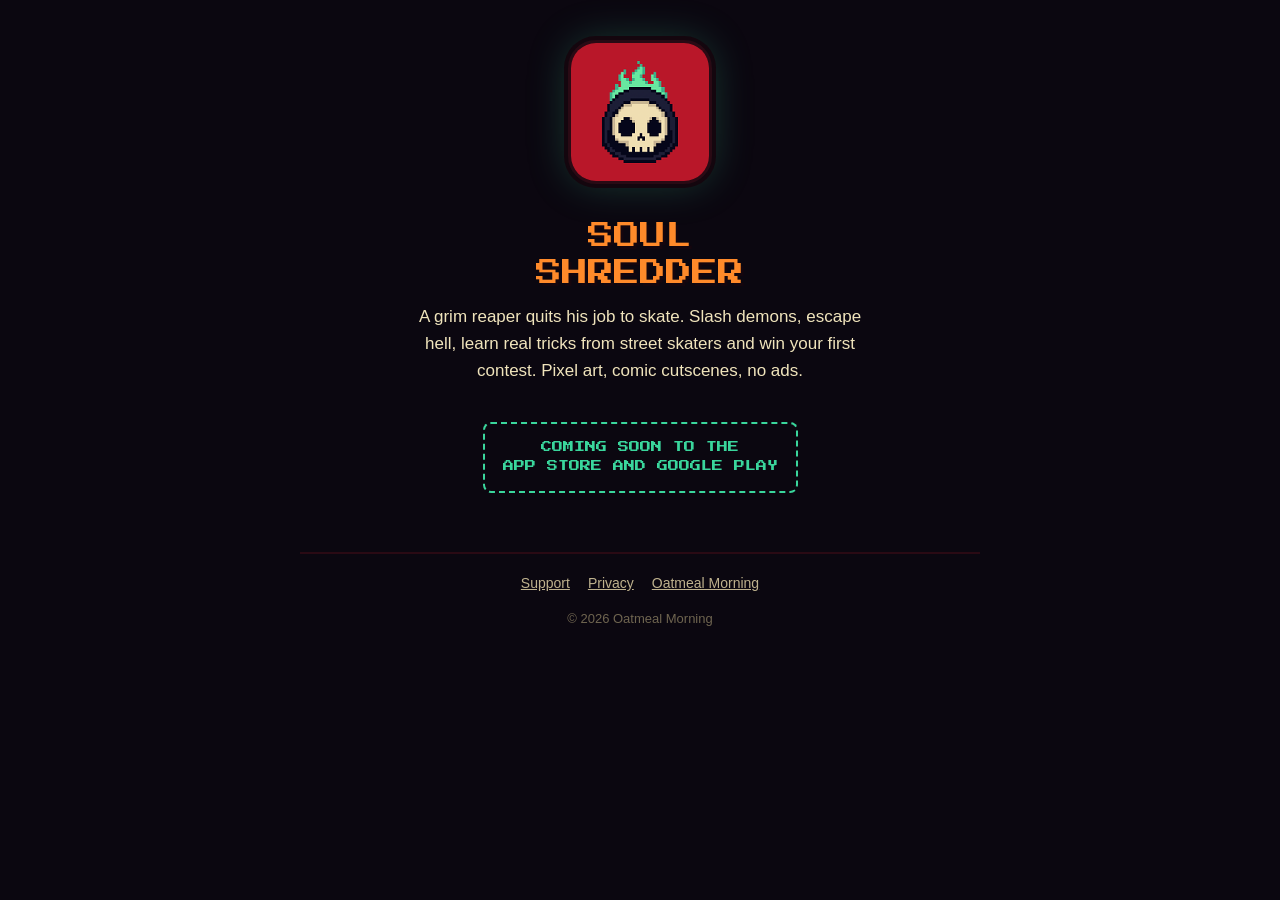
<file: docs/index.html>
<!doctype html>
<html lang="en">
<head>
<meta charset="utf-8">
<meta name="viewport" content="width=device-width, initial-scale=1, viewport-fit=cover">
<meta name="theme-color" content="#0b0710">
<title>Soul Shredder: a grim reaper quits his job to skate</title>
<meta name="description" content="A grim reaper quits his job to skate. Escape hell, shred the earth. Coming soon to the App Store and Google Play.">
<meta property="og:type" content="website">
<meta property="og:title" content="Soul Shredder">
<meta property="og:description" content="A grim reaper quits his job to skate. Escape hell. Shred the earth.">
<meta property="og:url" content="https://soulshredder.oatmealmorning.com/">
<link rel="canonical" href="https://soulshredder.oatmealmorning.com/">
<meta property="og:image" content="https://soulshredder.oatmealmorning.com/preview.jpg">
<meta property="og:image:width" content="1200">
<meta property="og:image:height" content="630">
<meta name="twitter:card" content="summary_large_image">
<link rel="icon" href="/favicon.png">
<link rel="apple-touch-icon" href="/apple-touch-icon.png">
<link rel="stylesheet" href="/site.css">
<style>
.get{text-align:center;padding:24px 0 8px}
.get .icon{width:144px;height:144px;border-radius:28px;image-rendering:pixelated;border:3px solid var(--line);box-shadow:0 0 0 4px #14060e,0 0 40px rgba(58,214,156,.25)}
.get h1{font-size:26px;margin:26px 0 12px}
.get .line{max-width:460px;margin:0 auto 26px;color:var(--ink)}
.soon{display:inline-block;font:11px/1.8 'Press Start 2P',monospace;color:var(--mint);border:2px dashed var(--mint);border-radius:8px;padding:14px 18px;max-width:420px}
.badges{display:flex;flex-wrap:wrap;gap:14px;justify-content:center;margin-top:18px}
.badges img{height:56px;width:auto}
</style>
</head>
<body>
<div class="page">
  <div class="get">
    <img class="icon" src="/apple-touch-icon.png" alt="Soul Shredder icon: a grinning skull in a hood with mint soul-fire">
    <h1>SOUL<br>SHREDDER</h1>
    <p class="line">A grim reaper quits his job to skate. Slash demons, escape hell, learn real tricks from street skaters and win your first contest. Pixel art, comic cutscenes, no ads.</p>
    <!-- Store badges go here once each store listing is public (Play: after production access; App Store: once live). -->
    <p class="soon">COMING SOON TO THE<br>APP STORE AND GOOGLE PLAY</p>
  </div>

  <footer>
    <a href="/support/">Support</a>
    <a href="/privacy/">Privacy</a>
    <a href="https://oatmealmorning.com/">Oatmeal Morning</a>
  </footer>
  <p class="copy">© 2026 Oatmeal Morning</p>
</div>
<script>
/* ---- analytics (PostHog, cookieless, no autocapture, no recordings, no ID) — same project and key as the game ---- */
const PH_KEY = 'phc_qo4wiAUHZxUNwLi2nGGmHVEUX4cZxUcMNEMy5vxG6jBW';
if (PH_KEY) {
  !function(t,e){var o,n,p,r;e.__SV||(window.posthog=e,e._i=[],e.init=function(i,s,a){function g(t,e){var o=e.split(".");2==o.length&&(t=t[o[0]],e=o[1]),t[e]=function(){t.push([e].concat(Array.prototype.slice.call(arguments,0)))}}(p=t.createElement("script")).type="text/javascript",p.crossOrigin="anonymous",p.async=!0,p.src=s.api_host.replace(".i.posthog.com","-assets.i.posthog.com")+"/static/array.js",(r=t.getElementsByTagName("script")[0]).parentNode.insertBefore(p,r);var u=e;for(void 0!==a?u=e[a]=[]:a="posthog",u.people=u.people||[],u.toString=function(t){var e="posthog";return"posthog"!==a&&(e+="."+a),t||(e+=" (stub)"),e},u.people.toString=function(){return u.toString(1)+".people (stub)"},o="init capture register register_once unregister opt_out_capturing has_opted_out_capturing opt_in_capturing reset isFeatureEnabled onFeatureFlags getFeatureFlag getFeatureFlagPayload reloadFeatureFlags group identify setPersonProperties alias".split(" "),n=0;n<o.length;n++)g(u,o[n]);e._i.push([i,s,a])},e.__SV=1)}(document,window.posthog||[]);
  posthog.init(PH_KEY, { api_host: 'https://us.i.posthog.com', persistence: 'memory', capture_pageview: true, autocapture: false, disable_session_recording: true });
  posthog.register({ app: 'soulshredder', page: 'home', platform: 'web' });
  try { if (location.search.indexOf('tester=1') > -1) localStorage.setItem('om-tester', '1'); if (localStorage.getItem('om-tester') === '1') posthog.register({ is_internal: true }); } catch (e) {}
}
</script>
</body>
</html>
</file>
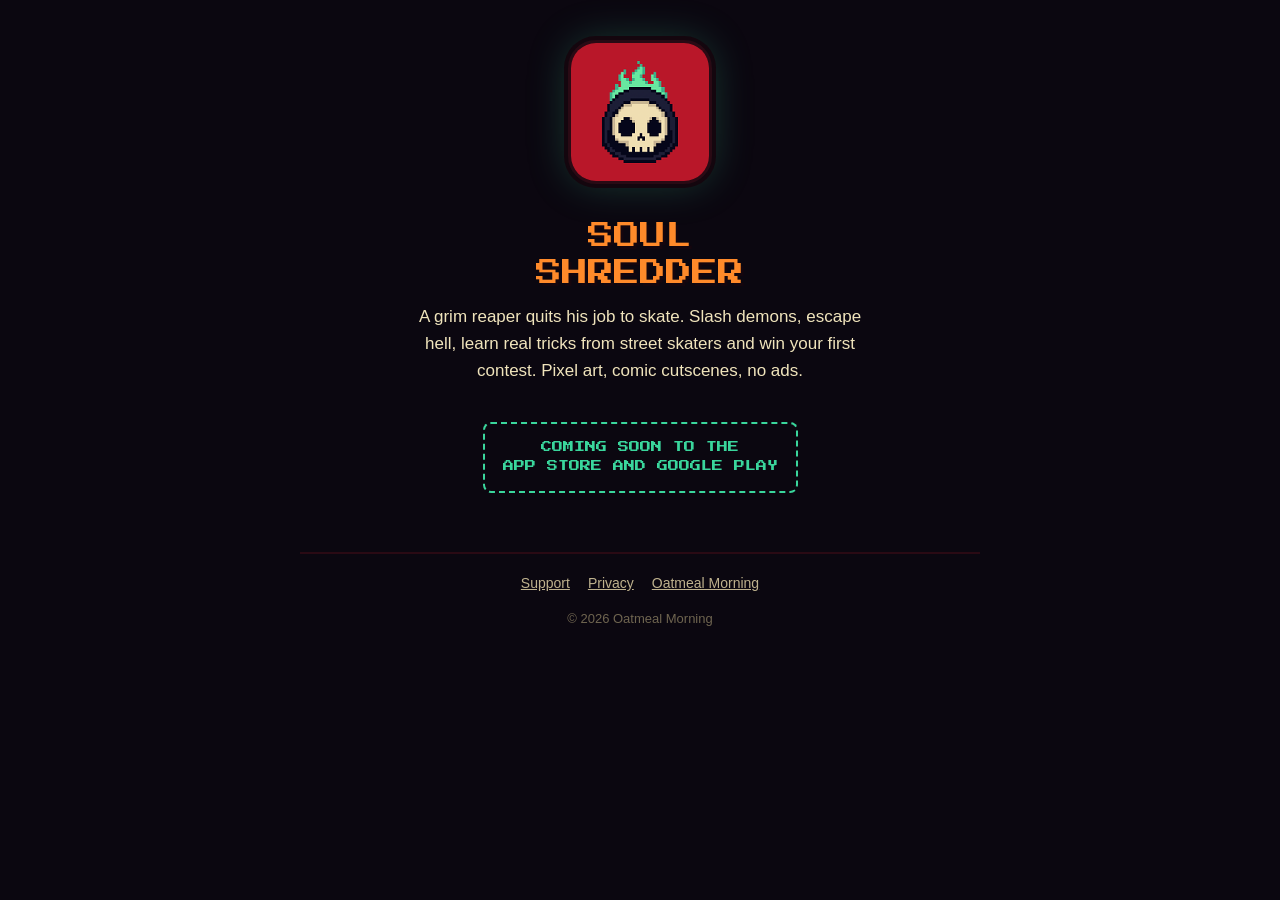
<file: get/index.html>
<!doctype html>
<html lang="en">
<head>
<meta charset="utf-8">
<meta name="viewport" content="width=device-width, initial-scale=1, viewport-fit=cover">
<meta name="theme-color" content="#0b0710">
<title>Get Soul Shredder</title>
<meta name="description" content="A grim reaper quits his job to skate. Escape hell, shred the earth. Coming soon to the App Store and Google Play.">
<meta property="og:type" content="website">
<meta property="og:title" content="Soul Shredder">
<meta property="og:description" content="A grim reaper quits his job to skate. Escape hell. Shred the earth.">
<meta property="og:url" content="https://soulshredder.oatmealmorning.com/get/">
<meta property="og:image" content="https://soulshredder.oatmealmorning.com/preview.jpg">
<meta property="og:image:width" content="1200">
<meta property="og:image:height" content="630">
<meta name="twitter:card" content="summary_large_image">
<link rel="icon" href="/favicon.png">
<link rel="apple-touch-icon" href="/apple-touch-icon.png">
<link rel="stylesheet" href="/site.css">
<style>
.get{text-align:center;padding:24px 0 8px}
.get .icon{width:144px;height:144px;border-radius:28px;image-rendering:pixelated;border:3px solid var(--line);box-shadow:0 0 0 4px #14060e,0 0 40px rgba(58,214,156,.25)}
.get h1{font-size:26px;margin:26px 0 12px}
.get .line{max-width:460px;margin:0 auto 26px;color:var(--ink)}
.soon{display:inline-block;font:11px/1.8 'Press Start 2P',monospace;color:var(--mint);border:2px dashed var(--mint);border-radius:8px;padding:14px 18px;max-width:420px}
.badges{display:flex;flex-wrap:wrap;gap:14px;justify-content:center;margin-top:18px}
.badges img{height:56px;width:auto}
</style>
</head>
<body>
<div class="page">
  <div class="get">
    <img class="icon" src="/apple-touch-icon.png" alt="Soul Shredder icon: a grinning skull in a hood with mint soul-fire">
    <h1>SOUL<br>SHREDDER</h1>
    <p class="line">A grim reaper quits his job to skate. Slash demons, escape hell, learn real tricks from street skaters and win your first contest. Pixel art, comic cutscenes, no ads.</p>
    <!-- Store badges go here once each store listing is public (Play: after production access; App Store: once live). -->
    <p class="soon">COMING SOON TO THE<br>APP STORE AND GOOGLE PLAY</p>
  </div>

  <footer>
    <a href="/support/">Support</a>
    <a href="/privacy/">Privacy</a>
    <a href="https://oatmealmorning.com/">Oatmeal Morning</a>
  </footer>
  <p class="copy">© 2026 Oatmeal Morning</p>
</div>
</body>
</html>
</file>
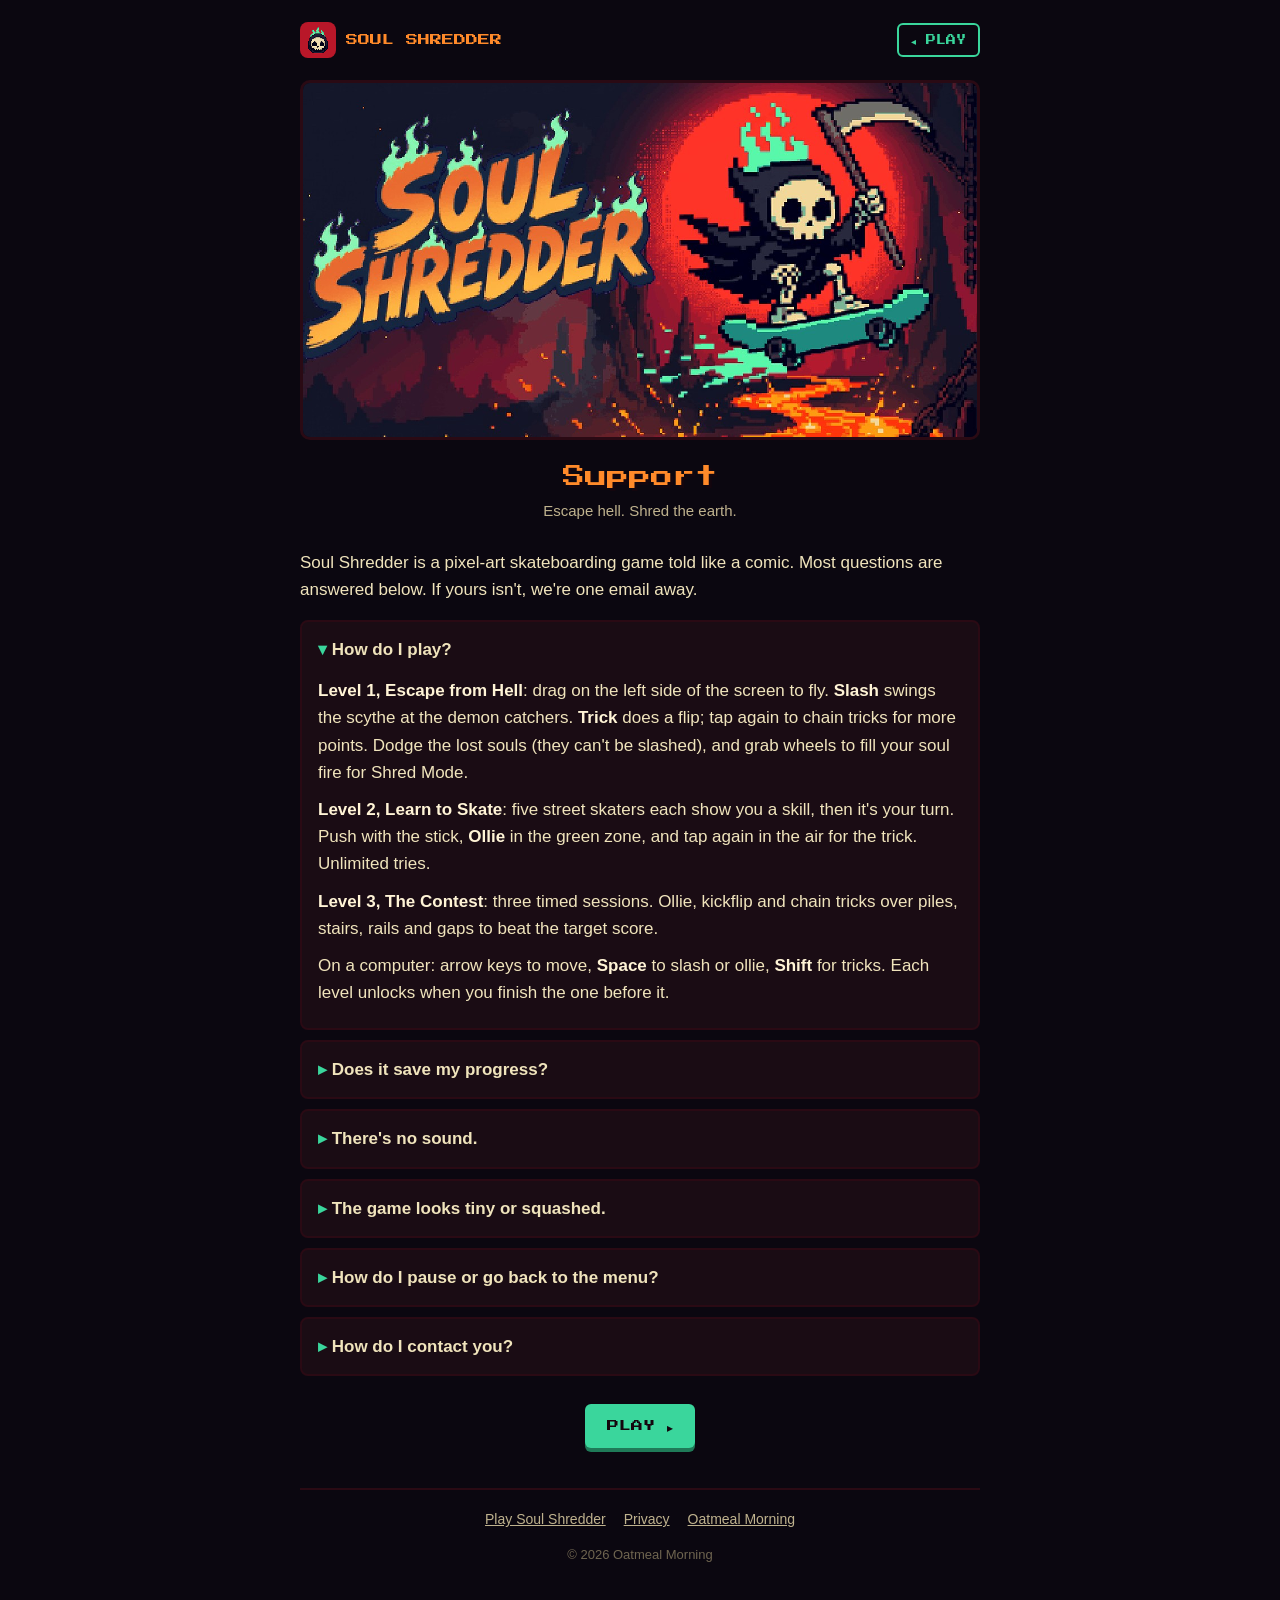
<file: support/index.html>
<!doctype html>
<html lang="en">
<head>
<meta charset="utf-8">
<meta name="viewport" content="width=device-width, initial-scale=1, viewport-fit=cover">
<meta name="theme-color" content="#0b0710">
<title>Support – Soul Shredder</title>
<meta name="description" content="How to play Soul Shredder, answers to common questions, and how to reach us.">
<meta property="og:type" content="website">
<meta property="og:title" content="Support – Soul Shredder">
<meta property="og:description" content="How to play, common questions, and how to reach us.">
<meta property="og:url" content="https://soulshredder.oatmealmorning.com/support/">
<meta property="og:image" content="https://soulshredder.oatmealmorning.com/preview.jpg">
<link rel="icon" href="/favicon.png">
<link rel="stylesheet" href="/site.css">
</head>
<body>
<div class="page">
  <header class="top">
    <a class="brand" href="/" aria-label="Soul Shredder – play"><img src="/apple-touch-icon.png" alt="">SOUL SHREDDER</a>
    <a class="back" href="/">◂ PLAY</a>
  </header>

  <section class="hero">
    <img src="/preview.jpg" alt="Soul Shredder: a grim reaper on a skateboard escaping hell">
    <h1>Support</h1>
    <p class="sub">Escape hell. Shred the earth.</p>
  </section>

  <p>Soul Shredder is a pixel-art skateboarding game told like a comic. Most questions are answered below. If yours isn't, we're one email away.</p>

  <div class="faq">
    <details open>
      <summary>How do I play?</summary>
      <div class="body">
        <p><strong>Level 1, Escape from Hell</strong>: drag on the left side of the screen to fly. <strong>Slash</strong> swings the scythe at the demon catchers. <strong>Trick</strong> does a flip; tap again to chain tricks for more points. Dodge the lost souls (they can't be slashed), and grab wheels to fill your soul fire for Shred Mode.</p>
        <p><strong>Level 2, Learn to Skate</strong>: five street skaters each show you a skill, then it's your turn. Push with the stick, <strong>Ollie</strong> in the green zone, and tap again in the air for the trick. Unlimited tries.</p>
        <p><strong>Level 3, The Contest</strong>: three timed sessions. Ollie, kickflip and chain tricks over piles, stairs, rails and gaps to beat the target score.</p>
        <p>On a computer: arrow keys to move, <strong>Space</strong> to slash or ollie, <strong>Shift</strong> for tricks. Each level unlocks when you finish the one before it.</p>
      </div>
    </details>

    <details>
      <summary>Does it save my progress?</summary>
      <div class="body">
        <p>Yes, on your own device only: which levels you've finished, your best Level 1 score and your sound setting. There are no accounts, so clearing your browser data (or deleting the app) resets everything.</p>
      </div>
    </details>

    <details>
      <summary>There's no sound.</summary>
      <div class="body">
        <p>Check the sound button on the title screen. Phones won't play audio until you tap something, so sound starts after your first tap. The game plays sound even when your phone is on silent; use the game's sound button to turn it off. If it's still quiet, turn up your phone's volume.</p>
      </div>
    </details>

    <details>
      <summary>The game looks tiny or squashed.</summary>
      <div class="body">
        <p>Soul Shredder plays in landscape, so turn your phone sideways. For the biggest screen in a browser, add it to your home screen (Share &rarr; Add to Home Screen) so the browser bar disappears.</p>
      </div>
    </details>

    <details>
      <summary>How do I pause or go back to the menu?</summary>
      <div class="body">
        <p>Tap the pause button at the top of the screen. From there you can resume, go back to the menu, or share the game. The game also pauses by itself when you leave it.</p>
      </div>
    </details>

    <details>
      <summary>How do I contact you?</summary>
      <div class="body">
        <p>Email <a href="mailto:support@oatmealmorning.com">support@oatmealmorning.com</a>. We're a two-person studio, so you'll get a real person, usually within a few days. Bugs, high scores and trick ideas all welcome.</p>
      </div>
    </details>
  </div>

  <p style="margin-top:28px;text-align:center"><a class="btn" href="/">PLAY ▸</a></p>

  <footer>
    <a href="/">Play Soul Shredder</a>
    <a href="/privacy/">Privacy</a>
    <a href="https://oatmealmorning.com/">Oatmeal Morning</a>
  </footer>
  <p class="copy">© 2026 Oatmeal Morning</p>
</div>
</body>
</html>
</file>
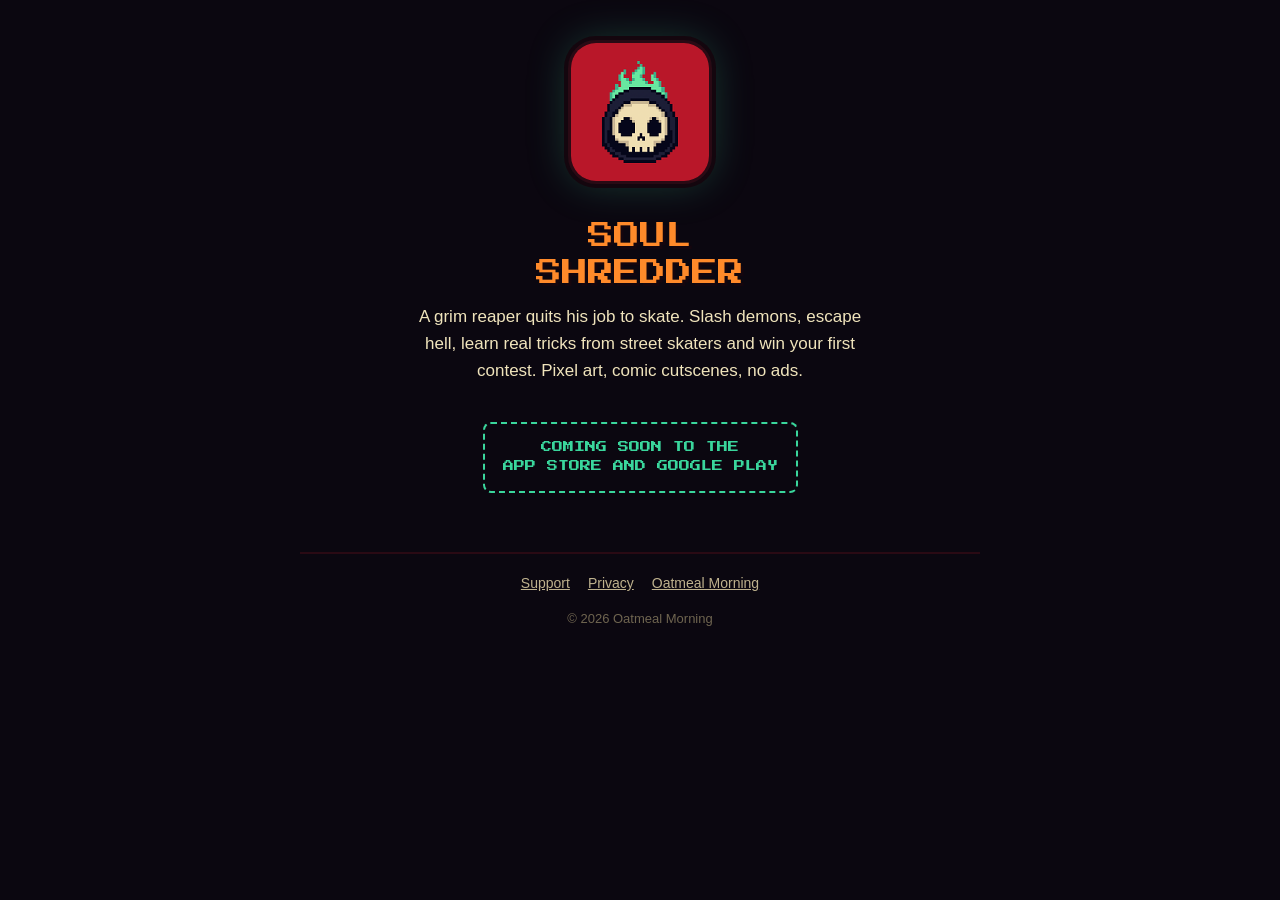
<file: docs/get/index.html>
<!doctype html>
<html lang="en">
<head>
<meta charset="utf-8">
<meta name="viewport" content="width=device-width, initial-scale=1, viewport-fit=cover">
<meta name="theme-color" content="#0b0710">
<title>Get Soul Shredder</title>
<meta name="description" content="A grim reaper quits his job to skate. Escape hell, shred the earth. Coming soon to the App Store and Google Play.">
<meta property="og:type" content="website">
<meta property="og:title" content="Soul Shredder">
<meta property="og:description" content="A grim reaper quits his job to skate. Escape hell. Shred the earth.">
<meta property="og:url" content="https://soulshredder.oatmealmorning.com/get/">
<meta property="og:image" content="https://soulshredder.oatmealmorning.com/preview.jpg">
<meta property="og:image:width" content="1200">
<meta property="og:image:height" content="630">
<meta name="twitter:card" content="summary_large_image">
<link rel="icon" href="/favicon.png">
<link rel="apple-touch-icon" href="/apple-touch-icon.png">
<link rel="stylesheet" href="/site.css">
<style>
.get{text-align:center;padding:24px 0 8px}
.get .icon{width:144px;height:144px;border-radius:28px;image-rendering:pixelated;border:3px solid var(--line);box-shadow:0 0 0 4px #14060e,0 0 40px rgba(58,214,156,.25)}
.get h1{font-size:26px;margin:26px 0 12px}
.get .line{max-width:460px;margin:0 auto 26px;color:var(--ink)}
.soon{display:inline-block;font:11px/1.8 'Press Start 2P',monospace;color:var(--mint);border:2px dashed var(--mint);border-radius:8px;padding:14px 18px;max-width:420px}
.badges{display:flex;flex-wrap:wrap;gap:14px;justify-content:center;margin-top:18px}
.badges img{height:56px;width:auto}
</style>
</head>
<body>
<div class="page">
  <div class="get">
    <img class="icon" src="/apple-touch-icon.png" alt="Soul Shredder icon: a grinning skull in a hood with mint soul-fire">
    <h1>SOUL<br>SHREDDER</h1>
    <p class="line">A grim reaper quits his job to skate. Slash demons, escape hell, learn real tricks from street skaters and win your first contest. Pixel art, comic cutscenes, no ads.</p>
    <!-- Store badges go here once each store listing is public (Play: after production access; App Store: once live). -->
    <p class="soon">COMING SOON TO THE<br>APP STORE AND GOOGLE PLAY</p>
  </div>

  <footer>
    <a href="/support/">Support</a>
    <a href="/privacy/">Privacy</a>
    <a href="https://oatmealmorning.com/">Oatmeal Morning</a>
  </footer>
  <p class="copy">© 2026 Oatmeal Morning</p>
</div>
<script>
/* ---- analytics (PostHog, cookieless, no autocapture, no recordings, no ID) — same project and key as the game ---- */
const PH_KEY = 'phc_qo4wiAUHZxUNwLi2nGGmHVEUX4cZxUcMNEMy5vxG6jBW';
if (PH_KEY) {
  !function(t,e){var o,n,p,r;e.__SV||(window.posthog=e,e._i=[],e.init=function(i,s,a){function g(t,e){var o=e.split(".");2==o.length&&(t=t[o[0]],e=o[1]),t[e]=function(){t.push([e].concat(Array.prototype.slice.call(arguments,0)))}}(p=t.createElement("script")).type="text/javascript",p.crossOrigin="anonymous",p.async=!0,p.src=s.api_host.replace(".i.posthog.com","-assets.i.posthog.com")+"/static/array.js",(r=t.getElementsByTagName("script")[0]).parentNode.insertBefore(p,r);var u=e;for(void 0!==a?u=e[a]=[]:a="posthog",u.people=u.people||[],u.toString=function(t){var e="posthog";return"posthog"!==a&&(e+="."+a),t||(e+=" (stub)"),e},u.people.toString=function(){return u.toString(1)+".people (stub)"},o="init capture register register_once unregister opt_out_capturing has_opted_out_capturing opt_in_capturing reset isFeatureEnabled onFeatureFlags getFeatureFlag getFeatureFlagPayload reloadFeatureFlags group identify setPersonProperties alias".split(" "),n=0;n<o.length;n++)g(u,o[n]);e._i.push([i,s,a])},e.__SV=1)}(document,window.posthog||[]);
  posthog.init(PH_KEY, { api_host: 'https://us.i.posthog.com', persistence: 'memory', capture_pageview: true, autocapture: false, disable_session_recording: true });
  posthog.register({ app: 'soulshredder', page: 'get', platform: 'web' });
  try { if (location.search.indexOf('tester=1') > -1) localStorage.setItem('om-tester', '1'); if (localStorage.getItem('om-tester') === '1') posthog.register({ is_internal: true }); } catch (e) {}
}
</script>
</body>
</html>
</file>
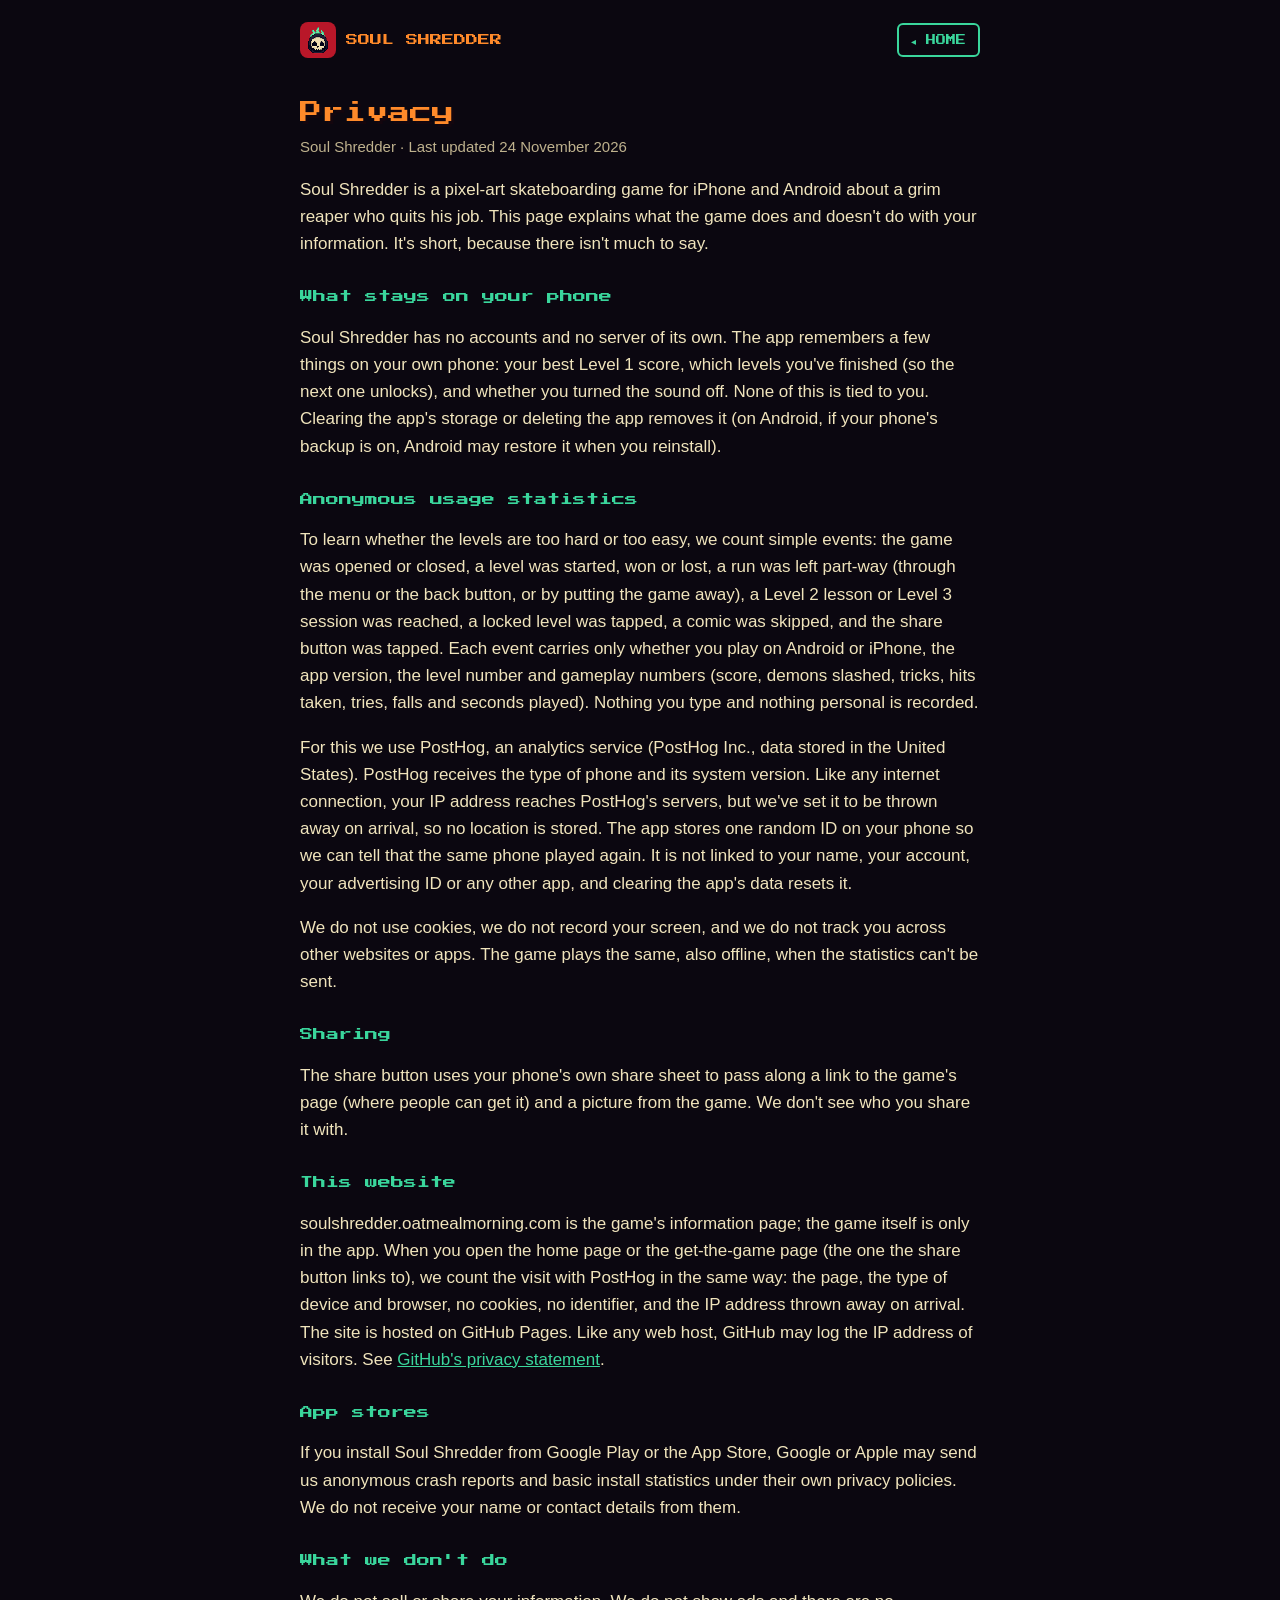
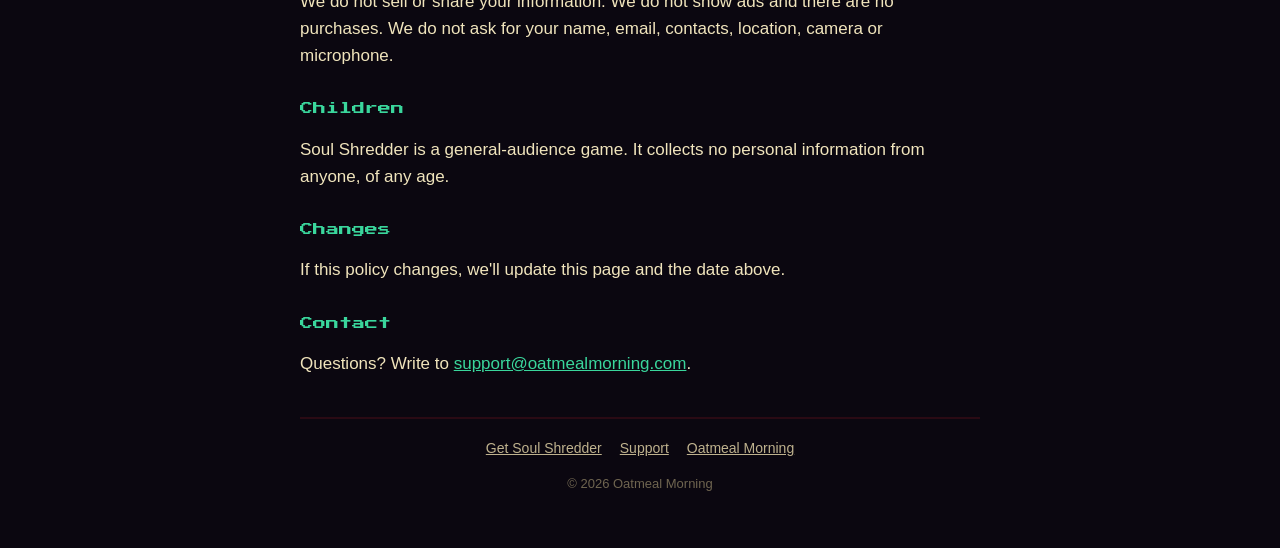
<file: docs/privacy/index.html>
<!doctype html>
<html lang="en">
<head>
<meta charset="utf-8">
<meta name="viewport" content="width=device-width, initial-scale=1, viewport-fit=cover">
<meta name="theme-color" content="#0b0710">
<title>Privacy Policy – Soul Shredder</title>
<meta name="description" content="What Soul Shredder does and doesn't do with your information. No accounts, no ads, no cookies.">
<meta property="og:type" content="website">
<meta property="og:title" content="Privacy Policy – Soul Shredder">
<meta property="og:description" content="No accounts, no ads, no cookies. Just a grim reaper on a skateboard.">
<meta property="og:url" content="https://soulshredder.oatmealmorning.com/privacy/">
<meta property="og:image" content="https://soulshredder.oatmealmorning.com/preview.jpg">
<link rel="icon" href="/favicon.png">
<link rel="stylesheet" href="/site.css">
</head>
<body>
<div class="page">
  <header class="top">
    <a class="brand" href="/" aria-label="Soul Shredder – home"><img src="/apple-touch-icon.png" alt="">SOUL SHREDDER</a>
    <a class="back" href="/">◂ HOME</a>
  </header>

  <h1>Privacy</h1>
  <p class="sub">Soul Shredder &middot; Last updated 24 November 2026</p>

  <p>Soul Shredder is a pixel-art skateboarding game for iPhone and Android about a grim reaper who quits his job. This page explains what the game does and doesn't do with your information. It's short, because there isn't much to say.</p>

  <h2>What stays on your phone</h2>
  <p>Soul Shredder has no accounts and no server of its own. The app remembers a few things on your own phone: your best Level 1 score, which levels you've finished (so the next one unlocks), and whether you turned the sound off. None of this is tied to you. Clearing the app's storage or deleting the app removes it (on Android, if your phone's backup is on, Android may restore it when you reinstall).</p>

  <h2>Anonymous usage statistics</h2>
  <p>To learn whether the levels are too hard or too easy, we count simple events: the game was opened or closed, a level was started, won or lost, a run was left part-way (through the menu or the back button, or by putting the game away), a Level 2 lesson or Level 3 session was reached, a locked level was tapped, a comic was skipped, and the share button was tapped. Each event carries only whether you play on Android or iPhone, the app version, the level number and gameplay numbers (score, demons slashed, tricks, hits taken, tries, falls and seconds played). Nothing you type and nothing personal is recorded.</p>
  <p>For this we use PostHog, an analytics service (PostHog Inc., data stored in the United States). PostHog receives the type of phone and its system version. Like any internet connection, your IP address reaches PostHog's servers, but we've set it to be thrown away on arrival, so no location is stored. The app stores one random ID on your phone so we can tell that the same phone played again. It is not linked to your name, your account, your advertising ID or any other app, and clearing the app's data resets it.</p>
  <p>We do not use cookies, we do not record your screen, and we do not track you across other websites or apps. The game plays the same, also offline, when the statistics can't be sent.</p>

  <h2>Sharing</h2>
  <p>The share button uses your phone's own share sheet to pass along a link to the game's page (where people can get it) and a picture from the game. We don't see who you share it with.</p>

  <h2>This website</h2>
  <p>soulshredder.oatmealmorning.com is the game's information page; the game itself is only in the app. When you open the home page or the get-the-game page (the one the share button links to), we count the visit with PostHog in the same way: the page, the type of device and browser, no cookies, no identifier, and the IP address thrown away on arrival. The site is hosted on GitHub Pages. Like any web host, GitHub may log the IP address of visitors. See <a href="https://docs.github.com/en/site-policy/privacy-policies/github-general-privacy-statement" rel="noopener">GitHub's privacy statement</a>.</p>

  <h2>App stores</h2>
  <p>If you install Soul Shredder from Google Play or the App Store, Google or Apple may send us anonymous crash reports and basic install statistics under their own privacy policies. We do not receive your name or contact details from them.</p>

  <h2>What we don't do</h2>
  <p>We do not sell or share your information. We do not show ads and there are no purchases. We do not ask for your name, email, contacts, location, camera or microphone.</p>

  <h2>Children</h2>
  <p>Soul Shredder is a general-audience game. It collects no personal information from anyone, of any age.</p>

  <h2>Changes</h2>
  <p>If this policy changes, we'll update this page and the date above.</p>

  <h2>Contact</h2>
  <p>Questions? Write to <a href="mailto:support@oatmealmorning.com">support@oatmealmorning.com</a>.</p>

  <footer>
    <a href="/">Get Soul Shredder</a>
    <a href="/support/">Support</a>
    <a href="https://oatmealmorning.com/">Oatmeal Morning</a>
  </footer>
  <p class="copy">© 2026 Oatmeal Morning</p>
</div>
</body>
</html>
</file>
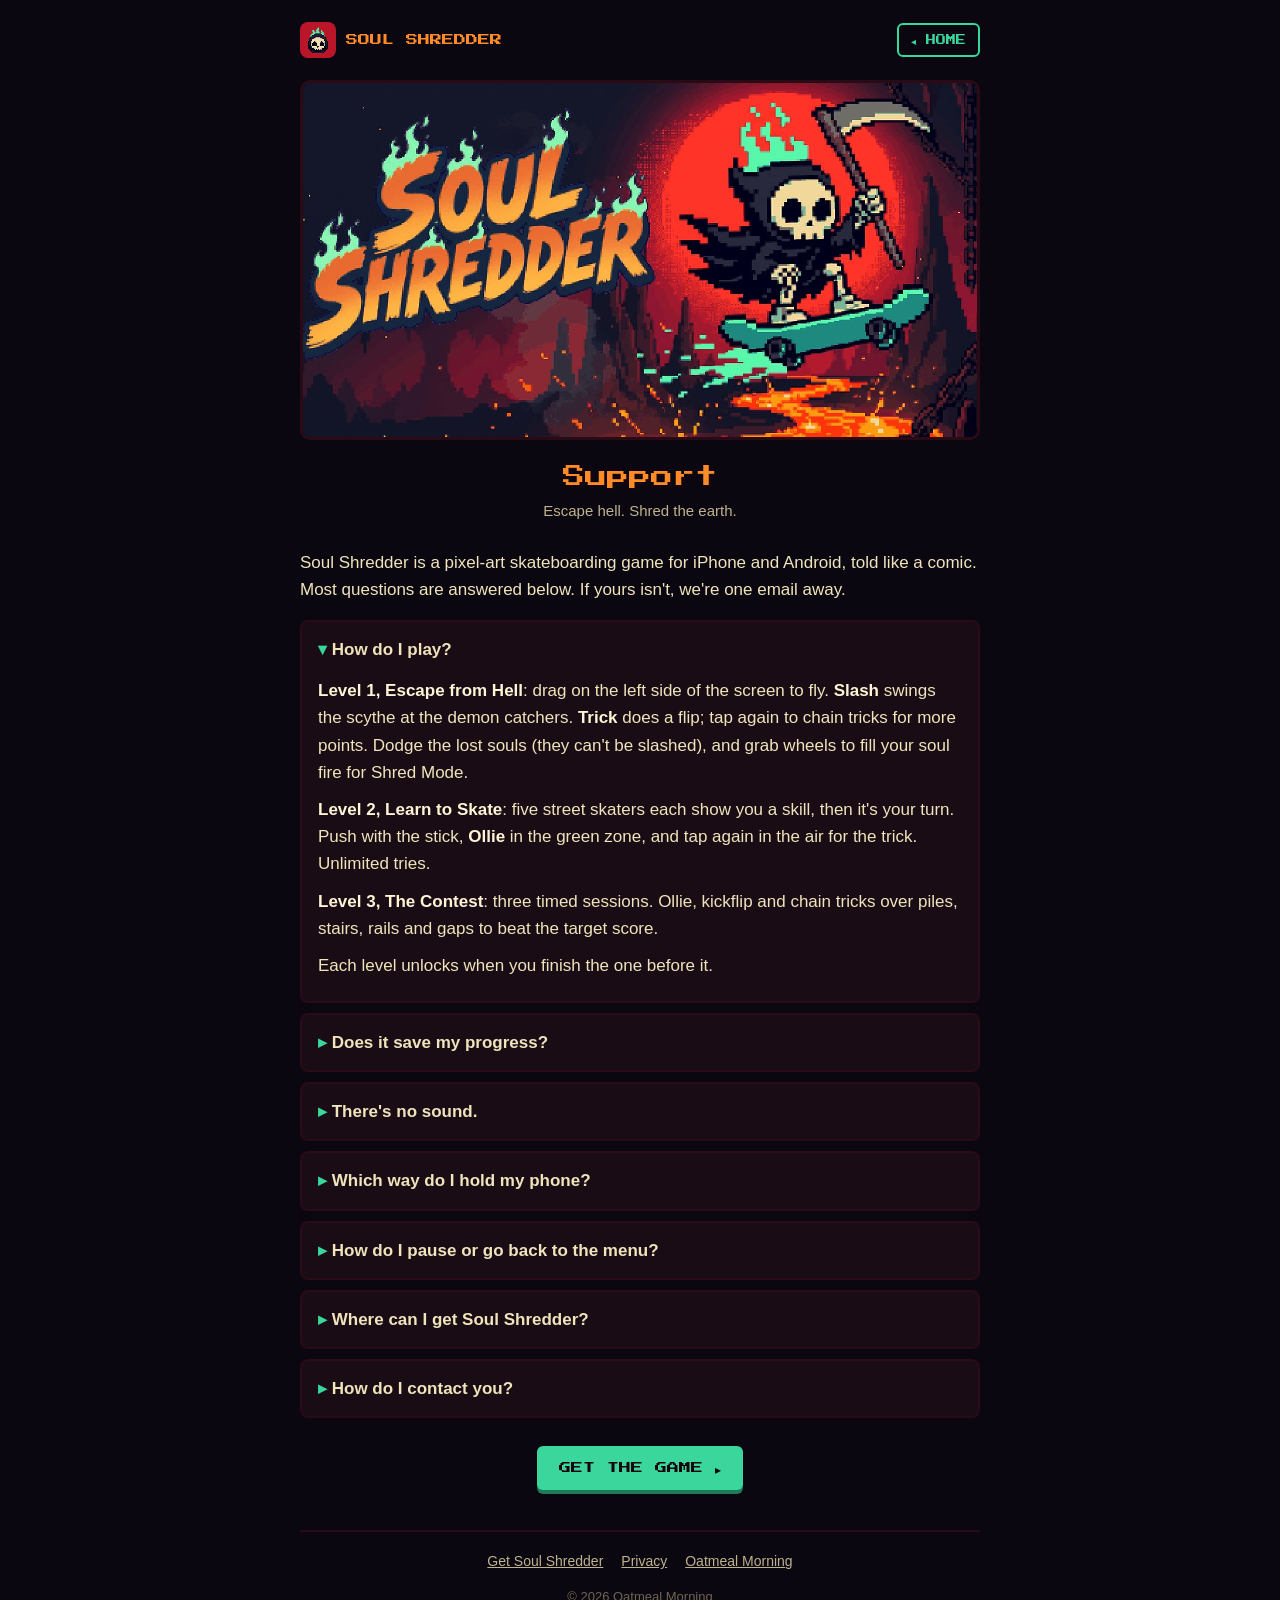
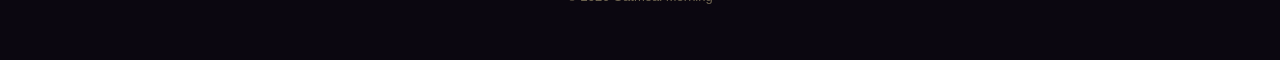
<file: docs/support/index.html>
<!doctype html>
<html lang="en">
<head>
<meta charset="utf-8">
<meta name="viewport" content="width=device-width, initial-scale=1, viewport-fit=cover">
<meta name="theme-color" content="#0b0710">
<title>Support – Soul Shredder</title>
<meta name="description" content="How to play Soul Shredder, answers to common questions, and how to reach us.">
<meta property="og:type" content="website">
<meta property="og:title" content="Support – Soul Shredder">
<meta property="og:description" content="How to play, common questions, and how to reach us.">
<meta property="og:url" content="https://soulshredder.oatmealmorning.com/support/">
<meta property="og:image" content="https://soulshredder.oatmealmorning.com/preview.jpg">
<link rel="icon" href="/favicon.png">
<link rel="stylesheet" href="/site.css">
</head>
<body>
<div class="page">
  <header class="top">
    <a class="brand" href="/" aria-label="Soul Shredder – home"><img src="/apple-touch-icon.png" alt="">SOUL SHREDDER</a>
    <a class="back" href="/">◂ HOME</a>
  </header>

  <section class="hero">
    <img src="/preview.jpg" alt="Soul Shredder: a grim reaper on a skateboard escaping hell">
    <h1>Support</h1>
    <p class="sub">Escape hell. Shred the earth.</p>
  </section>

  <p>Soul Shredder is a pixel-art skateboarding game for iPhone and Android, told like a comic. Most questions are answered below. If yours isn't, we're one email away.</p>

  <div class="faq">
    <details open>
      <summary>How do I play?</summary>
      <div class="body">
        <p><strong>Level 1, Escape from Hell</strong>: drag on the left side of the screen to fly. <strong>Slash</strong> swings the scythe at the demon catchers. <strong>Trick</strong> does a flip; tap again to chain tricks for more points. Dodge the lost souls (they can't be slashed), and grab wheels to fill your soul fire for Shred Mode.</p>
        <p><strong>Level 2, Learn to Skate</strong>: five street skaters each show you a skill, then it's your turn. Push with the stick, <strong>Ollie</strong> in the green zone, and tap again in the air for the trick. Unlimited tries.</p>
        <p><strong>Level 3, The Contest</strong>: three timed sessions. Ollie, kickflip and chain tricks over piles, stairs, rails and gaps to beat the target score.</p>
        <p>Each level unlocks when you finish the one before it.</p>
      </div>
    </details>

    <details>
      <summary>Does it save my progress?</summary>
      <div class="body">
        <p>Yes, on your own phone only: which levels you've finished, your best Level 1 score and your sound setting. There are no accounts, so clearing the app's storage or deleting the app resets everything (on Android, your phone's backup may bring it back when you reinstall).</p>
      </div>
    </details>

    <details>
      <summary>There's no sound.</summary>
      <div class="body">
        <p>Music starts on the title screen. If it's quiet, check the sound button on the title screen, then turn up your phone's volume. If the game shows TAP TO START, tap it once to start the sound. The game plays sound even when your phone is on silent; use the game's sound button to turn it off.</p>
      </div>
    </details>

    <details>
      <summary>Which way do I hold my phone?</summary>
      <div class="body">
        <p>Sideways. Soul Shredder plays in landscape only, and either sideways direction works.</p>
      </div>
    </details>

    <details>
      <summary>How do I pause or go back to the menu?</summary>
      <div class="body">
        <p>Tap the pause button at the top of the screen. From there you can resume, go back to the menu, or share the game. On Android, the back button pauses too. The game also pauses by itself when you leave it.</p>
      </div>
    </details>

    <details>
      <summary>Where can I get Soul Shredder?</summary>
      <div class="body">
        <p>Soul Shredder is coming soon to the App Store and Google Play. Our <a href="/">home page</a> shows the store buttons as soon as each store is live.</p>
      </div>
    </details>

    <details>
      <summary>How do I contact you?</summary>
      <div class="body">
        <p>Email <a href="mailto:support@oatmealmorning.com">support@oatmealmorning.com</a>. We're a two-person studio, so you'll get a real person, usually within a few days. Bugs, high scores and trick ideas all welcome.</p>
      </div>
    </details>
  </div>

  <p style="margin-top:28px;text-align:center"><a class="btn" href="/">GET THE GAME ▸</a></p>

  <footer>
    <a href="/">Get Soul Shredder</a>
    <a href="/privacy/">Privacy</a>
    <a href="https://oatmealmorning.com/">Oatmeal Morning</a>
  </footer>
  <p class="copy">© 2026 Oatmeal Morning</p>
</div>
</body>
</html>
</file>
<file: site.css>
/* Soul Shredder pages: the game's own look (hell-dark ground, bone text, mint soul-fire, orange title) */
@font-face{font-family:'Press Start 2P';font-style:normal;font-weight:400;font-display:swap;src:url(/press-start-2p.woff2) format('woff2')}
:root{--bg:#0b0710;--panel:#1a0c14;--line:#2a0a14;--ink:#f0e4bc;--mute:#bfb28e;--mint:#3ad69c;--orange:#ff8a2a;--red:#ff6a5a;color-scheme:dark}
*{box-sizing:border-box}
html{background:var(--bg)}
body{margin:0;background:var(--bg);color:var(--ink);font:17px/1.6 -apple-system,BlinkMacSystemFont,"Segoe UI",Roboto,Helvetica,Arial,sans-serif;-webkit-text-size-adjust:100%}
.page{max-width:720px;margin:0 auto;padding:max(16px,env(safe-area-inset-top)) max(20px,env(safe-area-inset-right)) max(40px,env(safe-area-inset-bottom)) max(20px,env(safe-area-inset-left))}
.top{display:flex;align-items:center;justify-content:space-between;padding:6px 0 18px}
.brand{display:flex;align-items:center;gap:10px;text-decoration:none;color:var(--orange);font:12px/1.2 'Press Start 2P',monospace}
.brand img{width:36px;height:36px;border-radius:8px;image-rendering:pixelated}
.back{color:var(--mint);text-decoration:none;font:10px/1 'Press Start 2P',monospace;padding:10px 12px;border:2px solid var(--mint);border-radius:6px}
.hero{text-align:center;margin:4px 0 26px}
.hero img{width:100%;border-radius:10px;border:3px solid var(--line);image-rendering:pixelated;display:block}
h1{font:22px/1.4 'Press Start 2P',monospace;color:var(--orange);margin:22px 0 6px;text-shadow:3px 3px 0 #14060e}
.sub{color:var(--mute);margin:0;font-size:15px}
h2{font:13px/1.5 'Press Start 2P',monospace;color:var(--mint);margin:30px 0 8px}
a{color:var(--mint)}
strong{color:#fff4d6}
.faq details{background:var(--panel);border:2px solid var(--line);border-radius:8px;margin:10px 0;padding:0 16px}
.faq summary{cursor:pointer;padding:14px 0;font-weight:700;color:var(--ink);list-style:none}
.faq summary::-webkit-details-marker{display:none}
.faq summary::before{content:'▸ ';color:var(--mint)}
.faq details[open] summary::before{content:'▾ '}
.faq .body{padding:0 0 12px}
.faq .body p{margin:0 0 10px}
.btn{display:inline-block;background:var(--mint);color:#14060e;text-decoration:none;font:12px/1 'Press Start 2P',monospace;padding:16px 22px;border-radius:6px;box-shadow:0 4px 0 #1f7a58}
footer{margin-top:40px;padding-top:18px;border-top:2px solid var(--line);display:flex;flex-wrap:wrap;gap:18px;justify-content:center;font-size:14px}
footer a{color:var(--mute)}
.copy{text-align:center;color:#6f6550;font-size:13px;margin-top:14px}
</file>
